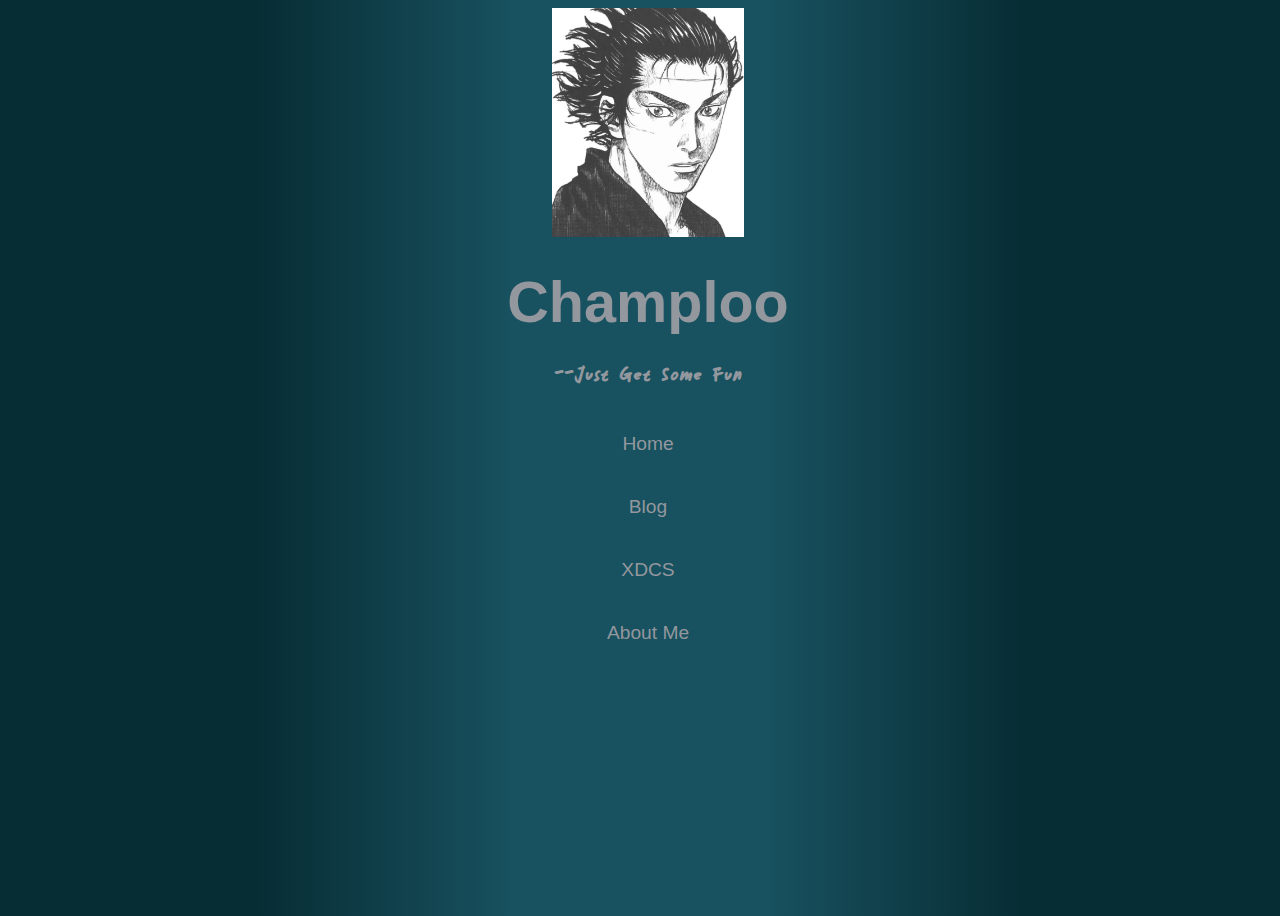
<file: index.html>
<!DOCTYPE html>
<html lang="en">
<head>
    <meta charset="UTF-8">
    <meta name="viewport" content="width=device-width, initial-scale=1.0">
    <link href="styles/style.css" rel="stylesheet">
    <title>Champloo</title>
</head>
<body>
    <main>
        <div class="mid">
            <head>
                <img src="img/head.jpg" class="headImg">
                <h1 ><span class="headH1">Champloo</span></h1>
                <h4><span class="headH4">--Just Get Some Fun</span></h4>
            </head>

            <ul>
                <li>
                    <a href="href/Home.html">Home</a>
                </li>
                <li>
                    <a href="href/Blog.html">Blog</a>
                </li>
                <li>
                    <a href="href/XDCS.html">XDCS</a>
                </li>
                <li>
                    <a href="href/AboutMe.html">About Me</a>
                </li>
            </ul>

        </div>
    </main>
</body>
</html>
</file>
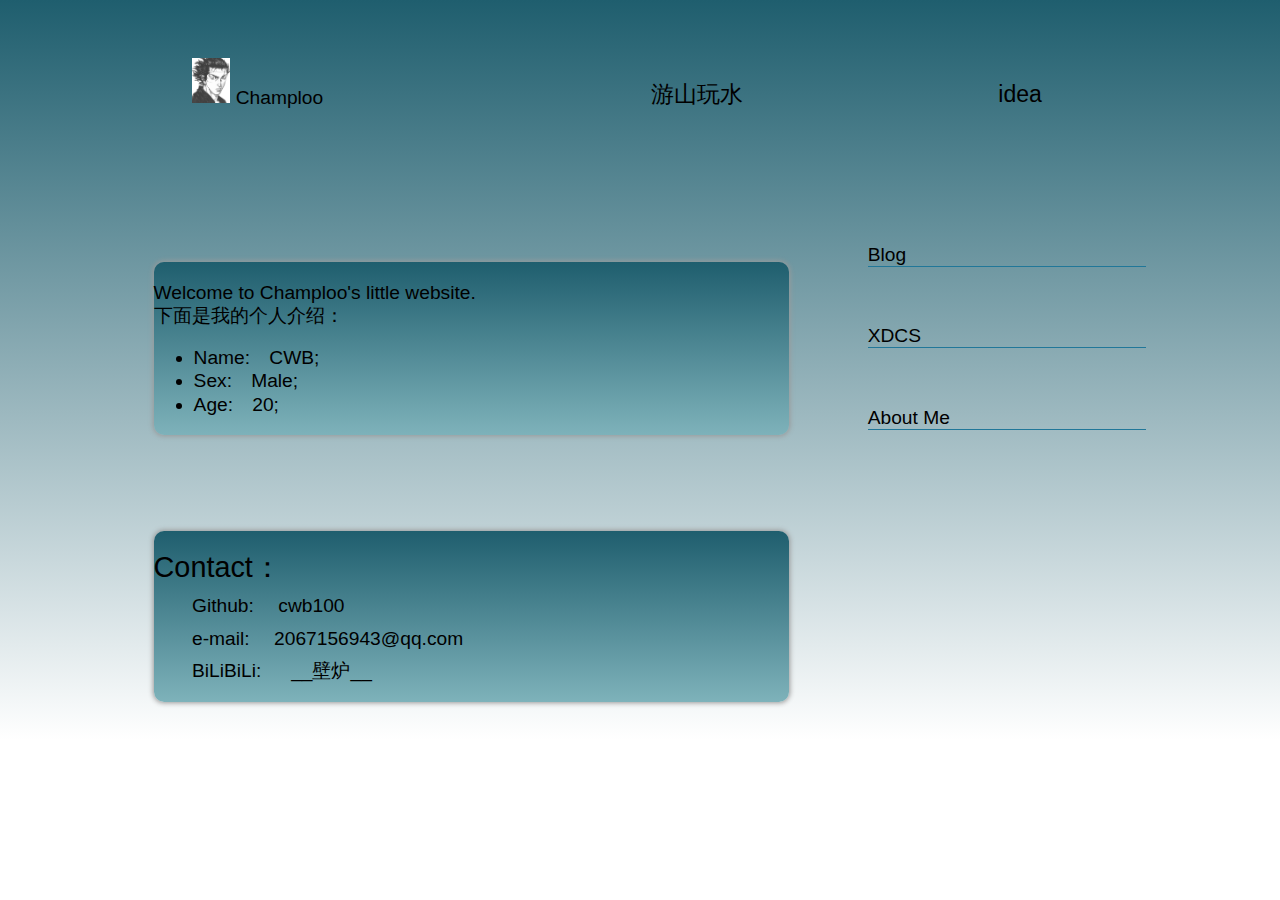
<file: href/AboutMe.html>
<!DOCTYPE html>
<html lang="en">
<head>
    <meta charset="UTF-8">
    <meta name="viewport" content="width=device-width, initial-scale=1.0">
    <title>Champloo-AboutMe</title>
    <link href="../styles/styleAbout.css" rel="stylesheet">
</head>
<body>
    <div class="card">
        <div class="cardHead">
            <div class="headNav">
                <img src="../img/head.jpg" alt="head" class="headImg"/>
                <a href="../index.html"><span>Champloo</span></a>
            </div>
            <div class="headNav">
                <a href="hrefAbout/travel.html"><span class="headText">游山玩水</span></a>
            </div>
            <div class="headNav">
                <a href="hrefAbout/idea.html"><span class="headText">idea</span></a>
            </div>
        </div>
    </div>

    <main class="mainCard">
        <div class="articleCard">
            <div class="textCard">
                <p>
                    Welcome to Champloo's little website.<br/>
                    下面是我的个人介绍：<br/>
                    <ul>
                        <li>
                            Name:&emsp;CWB;
                        </li>
                        <li>
                            Sex:&emsp;Male;
                        </li>
                        <li>
                            Age:&emsp;20;
                        </li>
                    </ul>
                </p>
            </div>

            <div class="textCard">
                <dl>
                    <dt>Contact：</dt>
                        <dd>Github: &emsp;<a href="https://github.com/cwb100">cwb100</a></dd>
                        <dd>e-mail: &emsp;2067156943@qq.com</dd>
                        <dd>BiLiBiLi: &emsp;<a href="https://space.bilibili.com/536261897?spm_id_from=333.1007.0.0">
                            __壁炉__</a></dd>
                    
                </dl>
            </div>
        </div>

        <aside class="asideCard">
            <ul>
                <li>
                    <a href="Blog.html">Blog</a>
                </li>
                <li>
                    <a href="XDCS.html">XDCS</a>
                </li>
                <li>
                    <a href="AboutMe.html">About Me</a>
                </li>
            </ul>
        </aside>
        
    </main>
</body>
</html>
</file>
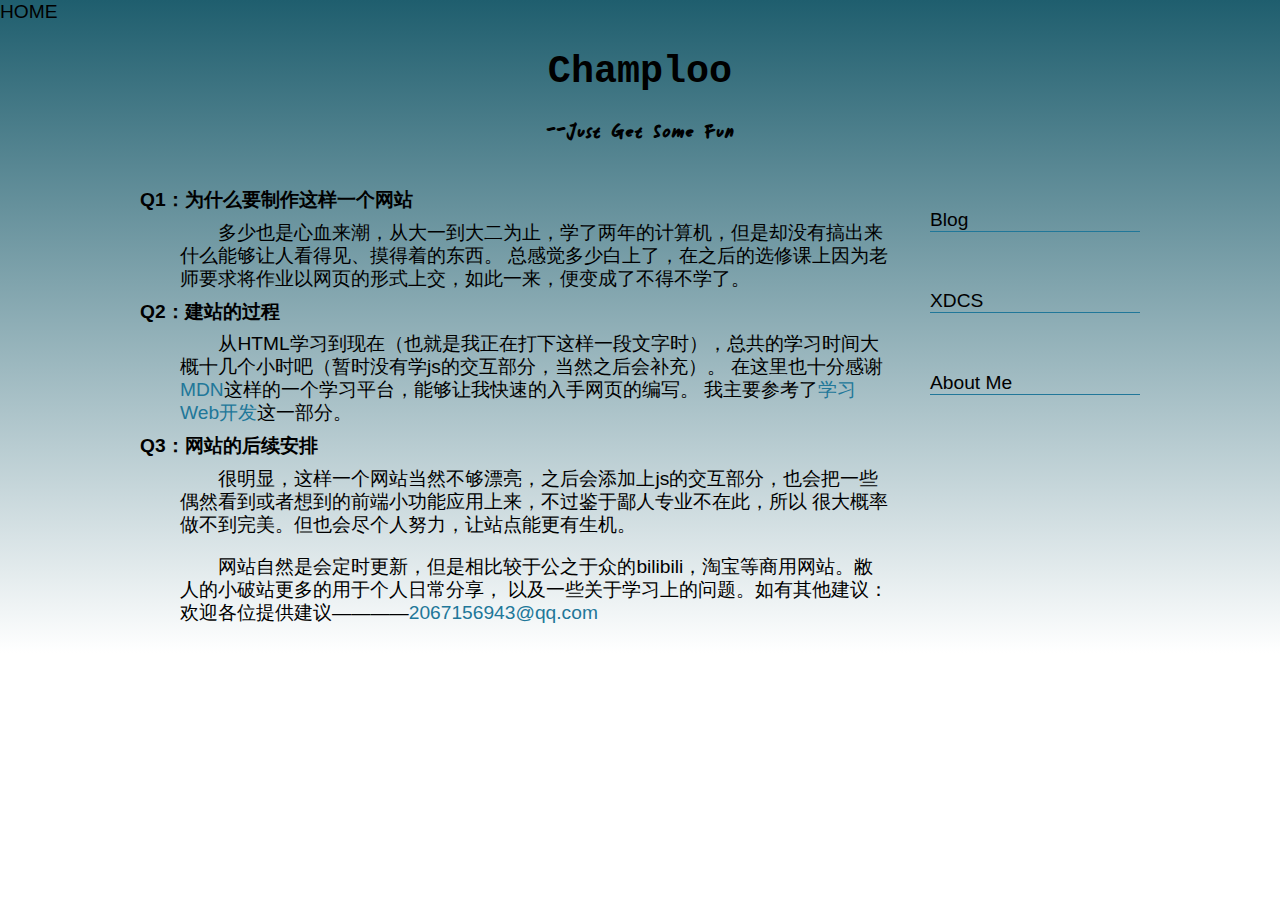
<file: href/Home.html>
<!DOCTYPE html>
<html lang="en">
<head>
    <meta charset="UTF-8">
    <meta name="viewport" content="width=device-width, initial-scale=1.0">
    <link href="../styles/styleHome.css" rel="stylesheet">
    <title>Champloo-Home</title>
</head>
<body>
    <head>
        <span class="home">HOME</span>
        <h1><a href="../index.html">Champloo</a></h1>
        <h4>--Just Get Some Fun</h4>
    </head>

    <main class="grid">
        <article>
            <dl>
                <dt><strong>Q1：为什么要制作这样一个网站</strong></dt>
                <dd>
                    多少也是心血来潮，从大一到大二为止，学了两年的计算机，但是却没有搞出来什么能够让人看得见、摸得着的东西。
                    总感觉多少白上了，在之后的选修课上因为老师要求将作业以网页的形式上交，如此一来，便变成了不得不学了。
                </dd>
                
                <dt><strong>Q2：建站的过程</strong></dt>
                <dd>
                    从HTML学习到现在（也就是我正在打下这样一段文字时），总共的学习时间大概十几个小时吧（暂时没有学js的交互部分，当然之后会补充）。
                    在这里也十分感谢<a href="https://developer.mozilla.org/zh-CN/" class="maina">MDN</a>这样的一个学习平台，能够让我快速的入手网页的编写。
                    我主要参考了<a href="https://developer.mozilla.org/zh-CN/docs/Learn" class="maina" target="_blank">学习Web开发</a>这一部分。
                </dd>
                <dt><strong>Q3：网站的后续安排</strong></dt>
                <dd>
                    很明显，这样一个网站当然不够漂亮，之后会添加上js的交互部分，也会把一些偶然看到或者想到的前端小功能应用上来，不过鉴于鄙人专业不在此，所以
                    很大概率做不到完美。但也会尽个人努力，让站点能更有生机。
                </dd>
                <dd>
                    网站自然是会定时更新，但是相比较于公之于众的bilibili，淘宝等商用网站。敝人的小破站更多的用于个人日常分享，
                    以及一些关于学习上的问题。如有其他建议：欢迎各位提供建议————<a href="mailto:support@xxx.com" class="maina">2067156943@qq.com</a>
                </dd>
            </dl>
        </article>

        <aside>
            <ul class="maina">
                <li>
                    <a href="Blog.html">Blog</a>
                </li>
                <li>
                    <a href="XDCS.html">XDCS</a>
                </li>
                <li>
                    <a href="AboutMe.html">About Me</a>
                </li>
            </ul>
        </aside>





    </main>

</body>
</html>
</file>
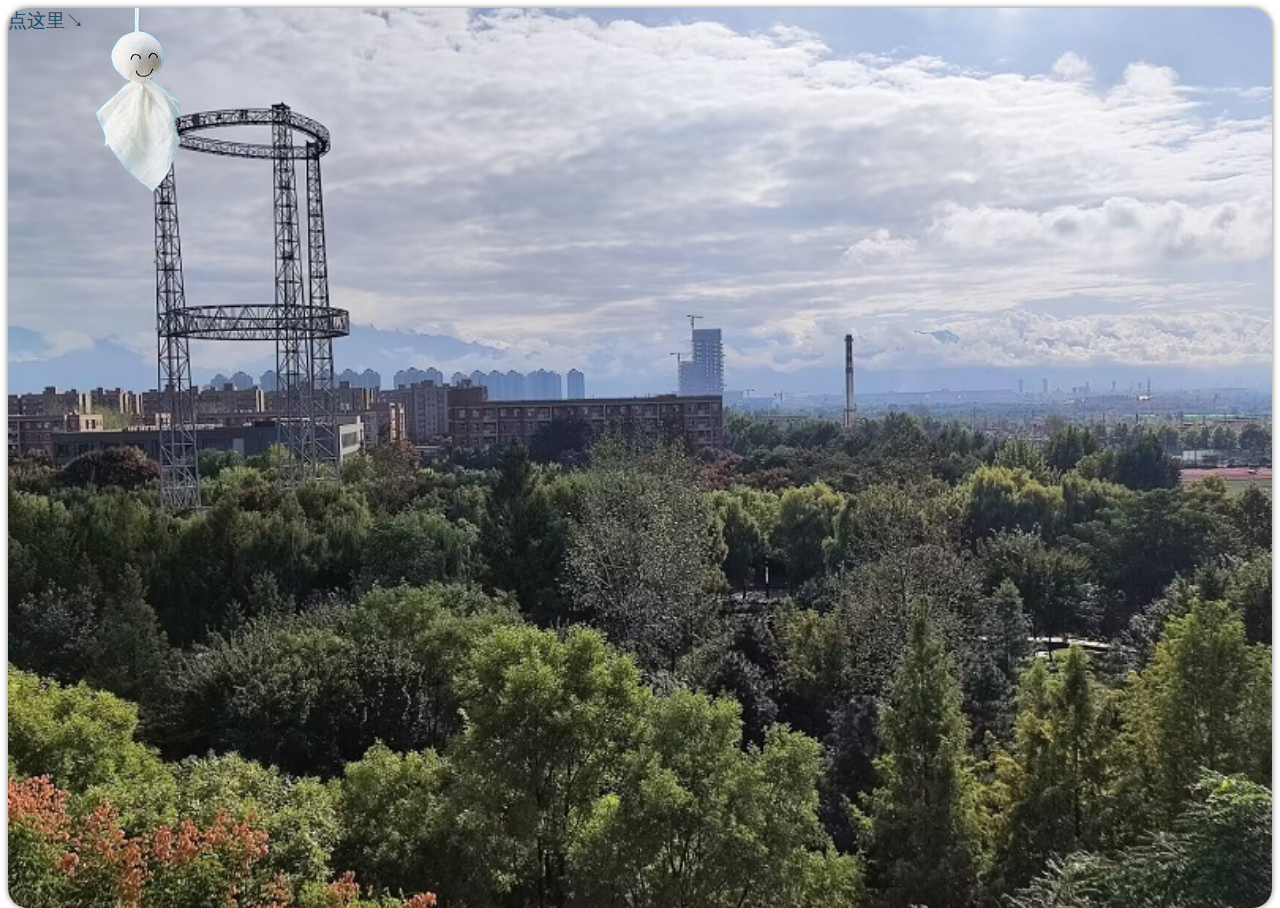
<file: href/XDCS.html>
<!DOCTYPE html>
<html lang="en">
<head>
    <meta charset="UTF-8">
    <meta name="viewport" content="width=device-width, initial-scale=1.0">
    <link href="../styles/styleXDCSTop.css" rel="stylesheet">
    <title>Champloo-XDCS</title>
</head>
<script>
    function openNav() {
      document.getElementById("myNav").style.height = "100%";
    }
    
    function closeNav() {
      document.getElementById("myNav").style.height = "0%";
    }
</script>
<body>
    <div class="bg">
        <div id="myNav" class="overlay">
            <a href="javascript:void(0)" class="closebtn" onclick="closeNav()">&times;</a>
            <div class="overlay-content">
              <a href="hrefXDCS/brief.html">概要</a>
              <a href="hrefXDCS/VD.html">数据可视化</a>
              <a href="hrefXDCS/CV.html">计算机视觉</a>
              <a href="hrefXDCS/alg.html">算法分析与设计</a>
            </div>
        </div>
        <div class="entry" onclick="openNav()">
          <img
            src="../img/doll.png"
            alt="Entry" />
          <span>点这里&#8600;</span>
        </div>
    </div>
</body>
</html>
</file>
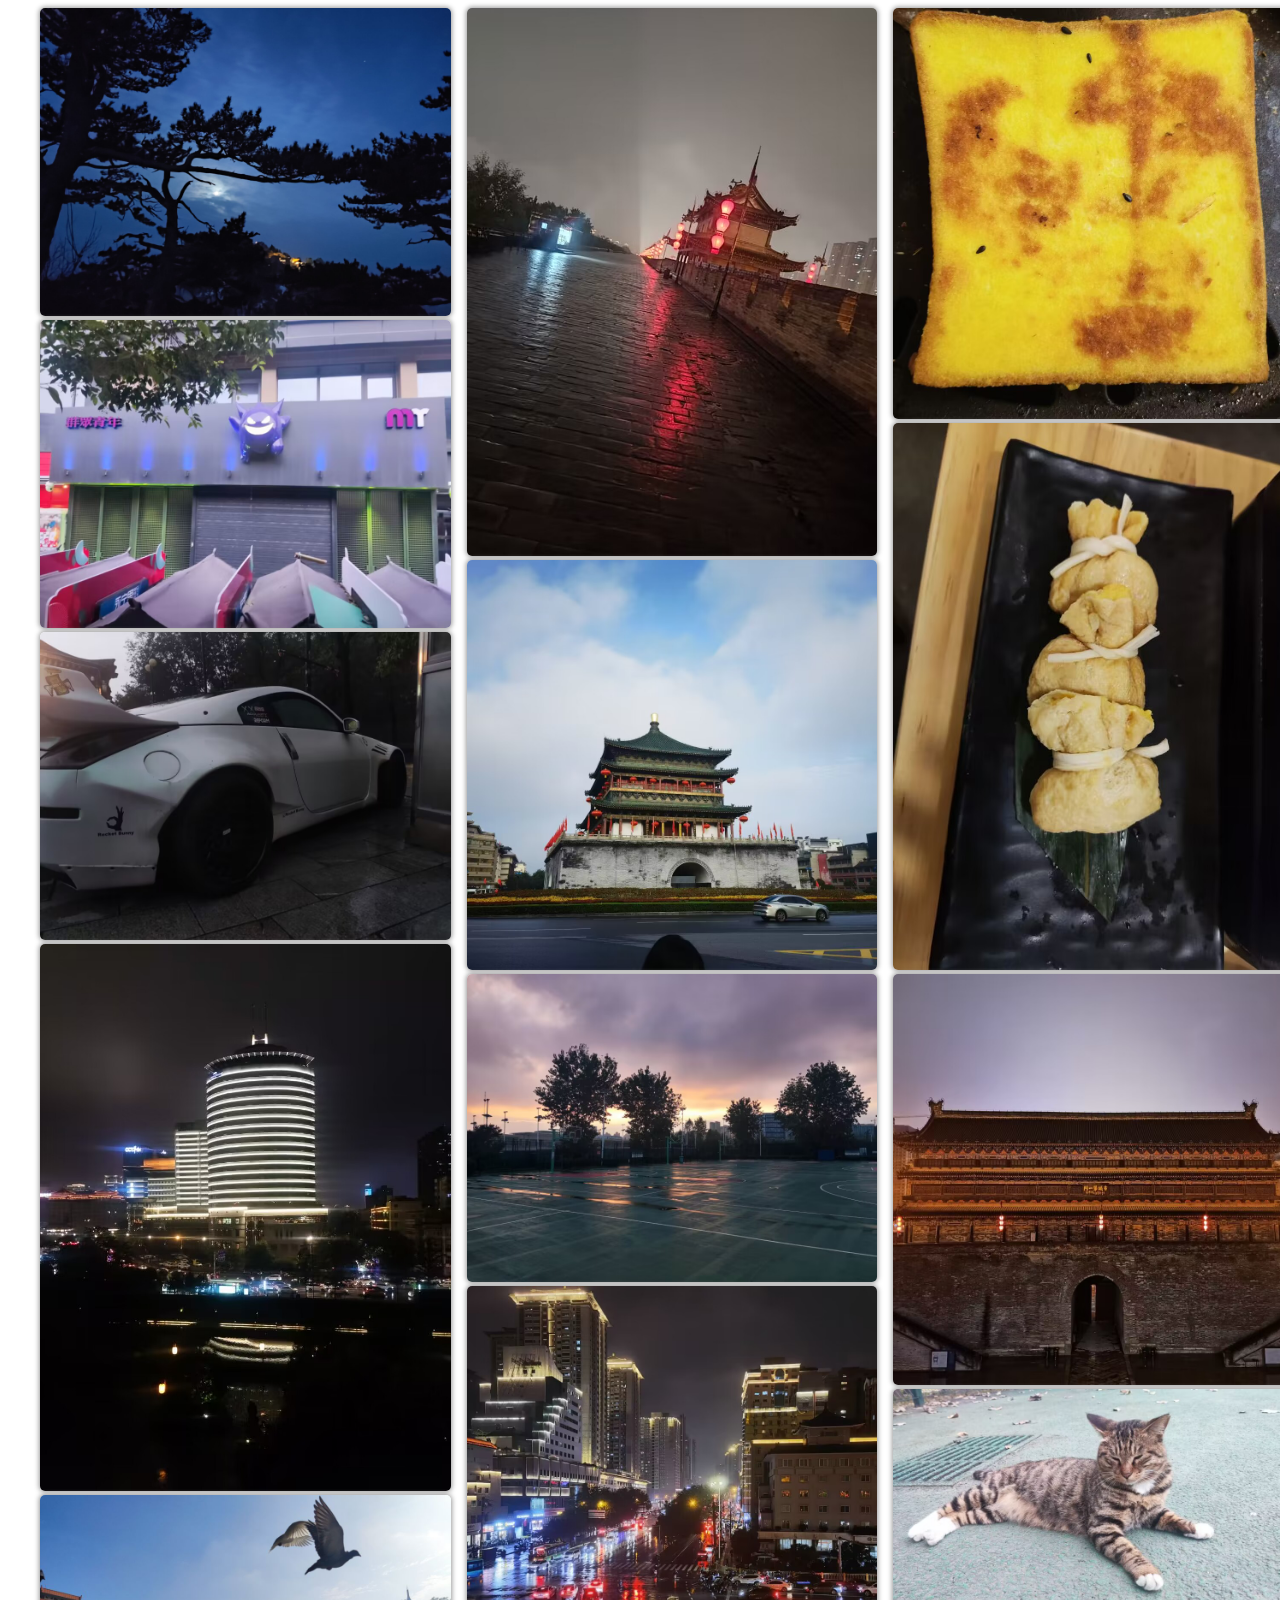
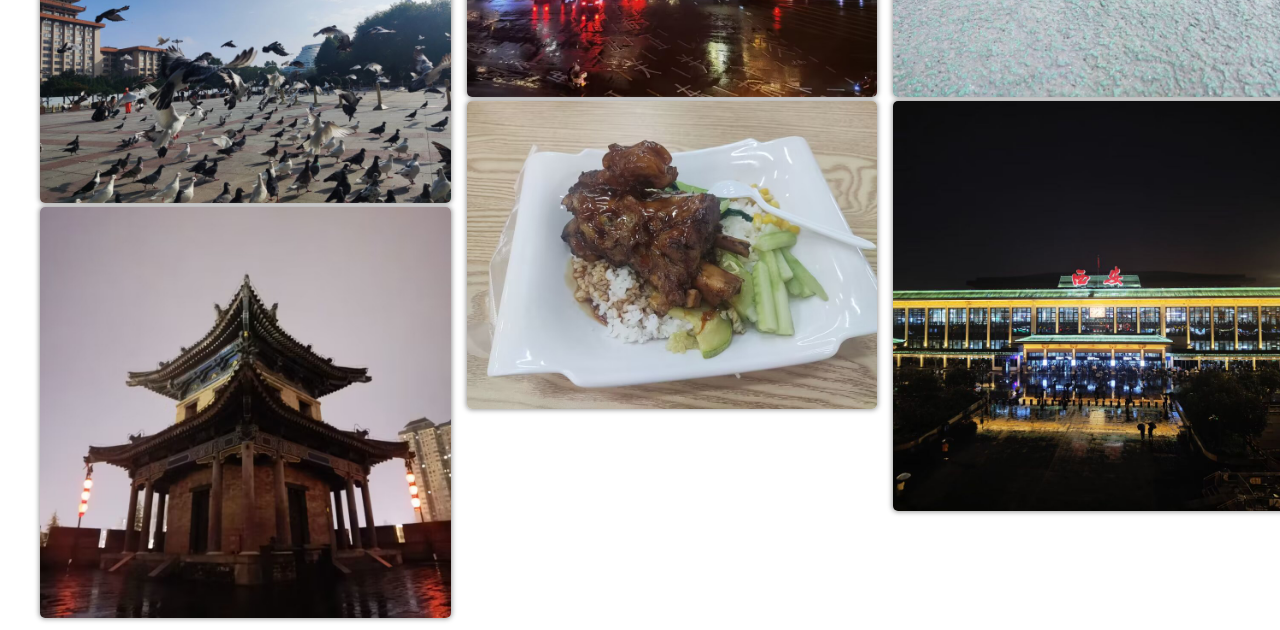
<file: href/hrefAbout/travel.html>
<!DOCTYPE html>
<html lang="en">
<head>
    <meta charset="UTF-8">
    <meta name="viewport" content="width=device-width, initial-scale=1.0">
    <title>travel</title>
</head>
<style>
.grid{
    width: 100%;
    display: grid;
    grid-template-columns: 1fr 1fr 1fr;
    gap: 1em;
}

.column{
    width: 100%;
}

.column img{
    width: 100%;
    border-radius: 5px;
    box-shadow: 0 0 5px 1px #999;
    margin: 0em 2em 0em 2em;
}
</style>

<script>
    let col = document.getElementsByClassName("column");
    var i,j;
    for(i = 0;i < col.length;i++){
        var im = col[i];
        for(j = 0;j < im.length;j++){
            im[j].style.width = col[i].clientWidth;
        }
    }
</script>
<body>
    <div class="grid">
        <div class="column">
            <img src="../../img/imgTravel/6.jpg" />
            <img src="../../img/imgTravel/5.jpg" />
            <img src="../../img/imgTravel/4.jpg" />
            <img src="../../img/imgTravel/3.jpg" />
            <img src="../../img/imgTravel/2.jpg" />
            <img src="../../img/imgTravel/15.jpg"/>
        </div>
        <div class="column">
            <img src="../../img/imgTravel/1.jpg" />
            <img src="../../img/imgTravel/7.jpg"/>
            <img src="../../img/imgTravel/8.jpg"/>
            <img src="../../img/imgTravel/9.jpg"/>
            <img src="../../img/imgTravel/10.jpg"/>
        </div>
        <div class="column">
            <img src="../../img/imgTravel/11.jpg" />
            <img src="../../img/imgTravel/12.jpg"/>
            <img src="../../img/imgTravel/13.jpg"/>
            <img src="../../img/imgTravel/14.jpg"/>
            <img src="../../img/imgTravel/16.jpg"/>
        </div>
    </div>    
</body>
</html>
</file>
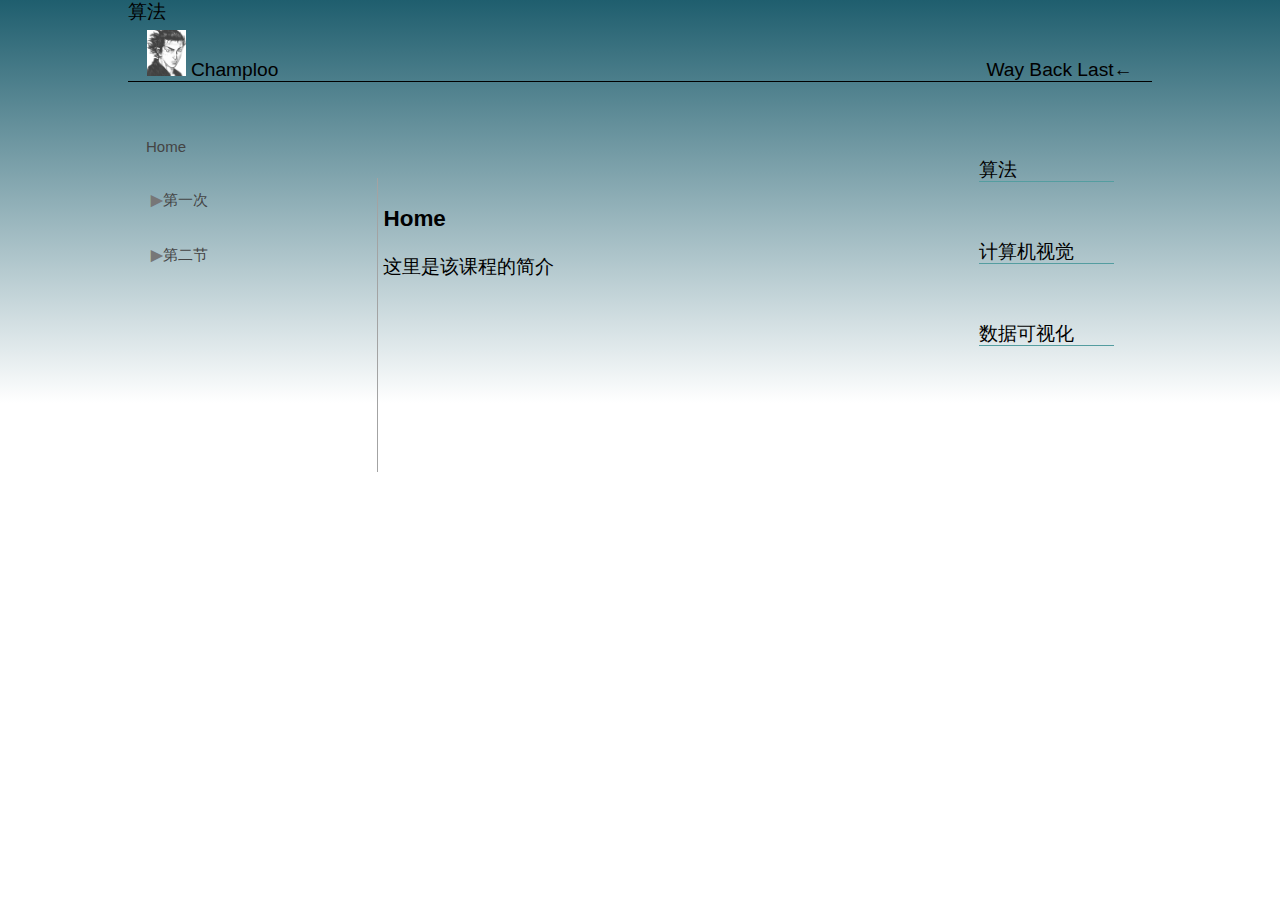
<file: href/hrefXDCS/alg.html>
<!DOCTYPE html>
<html lang="en">
<head>
    <meta charset="UTF-8">
    <meta name="viewport" content="width=device-width, initial-scale=1.0">
    <link href="../../styles/styleXDCSBase.css" rel="stylesheet">
    <script type="text/javascript" src="../../scripts/XDCSBase.js" async></script>
    <title>CV</title>
</head>
<body>
    算法
    <div class="card">
        <div class="cardHead">
            <div class="headNavLeft">
                <img src="../../img/head.jpg" alt="head" class="headImg"/>
                <a href="../../index.html"><span>Champloo</span></a>
            </div>
            <div class="headNavRight">
                <a href="../XDCS.html"><span class="headText">Way Back Last&#8592;</span></a>
            </div>
        </div>
    </div>

    <div class="grid">
        <div id="menu1">
            <button class="home tablinks" id="defaultOpen" onclick="openCity(event, 'Home')">Home</button>
            <button class="accordion">第一次</button>
            <div class="panel">
                <div class="tab">
                    <button class="tablinks" onclick="openCity(event, 'task1section1')">task1section1</button>
                    <button class="tablinks" onclick="openCity(event, 'task1section2')">task1section2</button>
                    <button class="tablinks" onclick="openCity(event, 'task1section3')">task1section3</button>
                </div>
            </div>
            <button class="accordion">第二节</button>
            <div class="panel">
                <div class="tab">
                    <div><button class="tablinks" onclick="openCity(event, 'task2section1')">task2section1</button></div>
                    <div><button class="tablinks" onclick="openCity(event, 'task2section2')">task2section2</button></div>
                    <div><button class="tablinks" onclick="openCity(event, 'task2section3')">task2section3</button></div>
                </div>
            </div>
        </div>
        <div>
            <div id="Home" class="tabcontent">
                <h3>Home</h3>
                <p>这里是该课程的简介</p>
            </div>
            <div id="task1section1" class="tabcontent">
                <h3>第一次作业</h3>
                <p>分块1</p>
              </div>
              
              <div id="task1section2" class="tabcontent">
                <h3>第一次作业</h3>
                <p>分块2</p> 
              </div>
              
              <div id="task1section3" class="tabcontent">
                <h3>第一次作业</h3>
                <p>分块3</p>
              </div>
              <div id="task2section1" class="tabcontent">
                <h3>第二次作业</h3>
                <p>分块1</p>
              </div>
              <div id="task2section2" class="tabcontent">
                <h3>第二次作业</h3>
                <p>分块2</p>
              </div>
              <div id="task2section3" class="tabcontent">
                <h3>第二次作业</h3>
                <p>分块3</p>
              </div>
        </div>
        <div id="menu2">
            <aside class="asideCard">
                <ul>
                    <li>
                        <a href="alg.html">算法</a>
                    </li>
                    <li>
                        <a href="CV.html">计算机视觉</a>
                    </li>
                    <li>
                        <a href="VD.html">数据可视化</a>
                    </li>
                </ul>
            </aside>
        </div>
    </div>
</body>
</html>
</file>
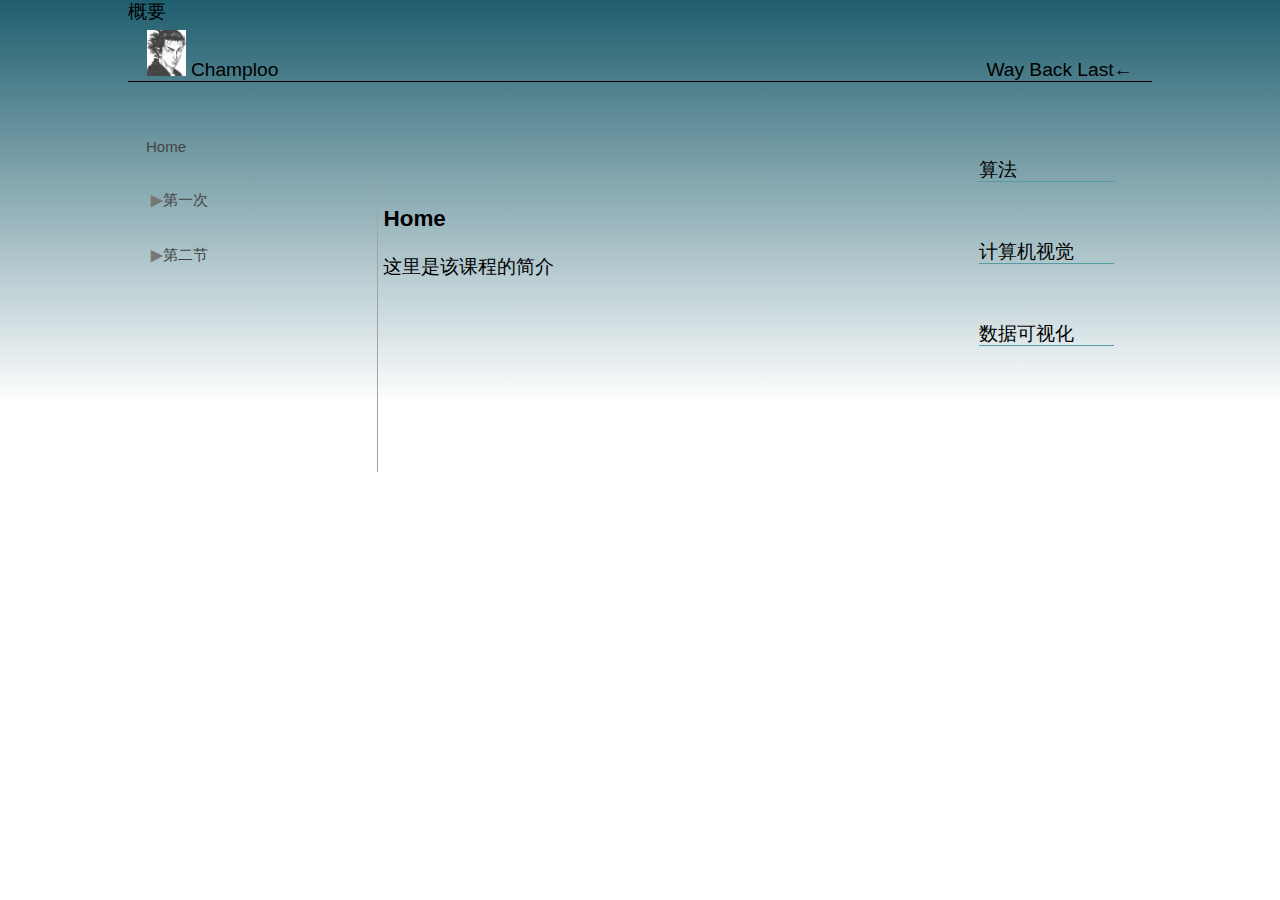
<file: href/hrefXDCS/brief.html>
<!DOCTYPE html>
<html lang="en">
<head>
    <meta charset="UTF-8">
    <meta name="viewport" content="width=device-width, initial-scale=1.0">
    <link href="../../styles/styleXDCSBase.css" rel="stylesheet">
    <script type="text/javascript" src="../../scripts/XDCSBase.js" async></script>
    <title>brief</title>
</head>
<body>
    概要
    <div class="card">
        <div class="cardHead">
            <div class="headNavLeft">
                <img src="../../img/head.jpg" alt="head" class="headImg"/>
                <a href="../../index.html"><span>Champloo</span></a>
            </div>
            <div class="headNavRight">
                <a href="../XDCS.html"><span class="headText">Way Back Last&#8592;</span></a>
            </div>
        </div>
    </div>

    <div class="grid">
        <div id="menu1">
            <button class="home tablinks" id="defaultOpen" onclick="openCity(event, 'Home')">Home</button>
            <button class="accordion">第一次</button>
            <div class="panel">
                <div class="tab">
                    <button class="tablinks" onclick="openCity(event, 'task1section1')">task1section1</button>
                    <button class="tablinks" onclick="openCity(event, 'task1section2')">task1section2</button>
                    <button class="tablinks" onclick="openCity(event, 'task1section3')">task1section3</button>
                </div>
            </div>
            <button class="accordion">第二节</button>
            <div class="panel">
                <div class="tab">
                    <div><button class="tablinks" onclick="openCity(event, 'task2section1')">task2section1</button></div>
                    <div><button class="tablinks" onclick="openCity(event, 'task2section2')">task2section2</button></div>
                    <div><button class="tablinks" onclick="openCity(event, 'task2section3')">task2section3</button></div>
                </div>
            </div>
        </div>
        <div>
            <div id="Home" class="tabcontent">
                <h3>Home</h3>
                <p>这里是该课程的简介</p>
            </div>
            <div id="task1section1" class="tabcontent">
                <h3>第一次作业</h3>
                <p>分块1</p>
              </div>
              
              <div id="task1section2" class="tabcontent">
                <h3>第一次作业</h3>
                <p>分块2</p> 
              </div>
              
              <div id="task1section3" class="tabcontent">
                <h3>第一次作业</h3>
                <p>分块3</p>
              </div>
              <div id="task2section1" class="tabcontent">
                <h3>第二次作业</h3>
                <p>分块1</p>
              </div>
              <div id="task2section2" class="tabcontent">
                <h3>第二次作业</h3>
                <p>分块2</p>
              </div>
              <div id="task2section3" class="tabcontent">
                <h3>第二次作业</h3>
                <p>分块3</p>
              </div>
        </div>
        <div id="menu2">
            <aside class="asideCard">
                <ul>
                    <li>
                        <a href="alg.html">算法</a>
                    </li>
                    <li>
                        <a href="CV.html">计算机视觉</a>
                    </li>
                    <li>
                        <a href="VD.html">数据可视化</a>
                    </li>
                </ul>
            </aside>
        </div>
    </div>
</body>
</html>
</file>
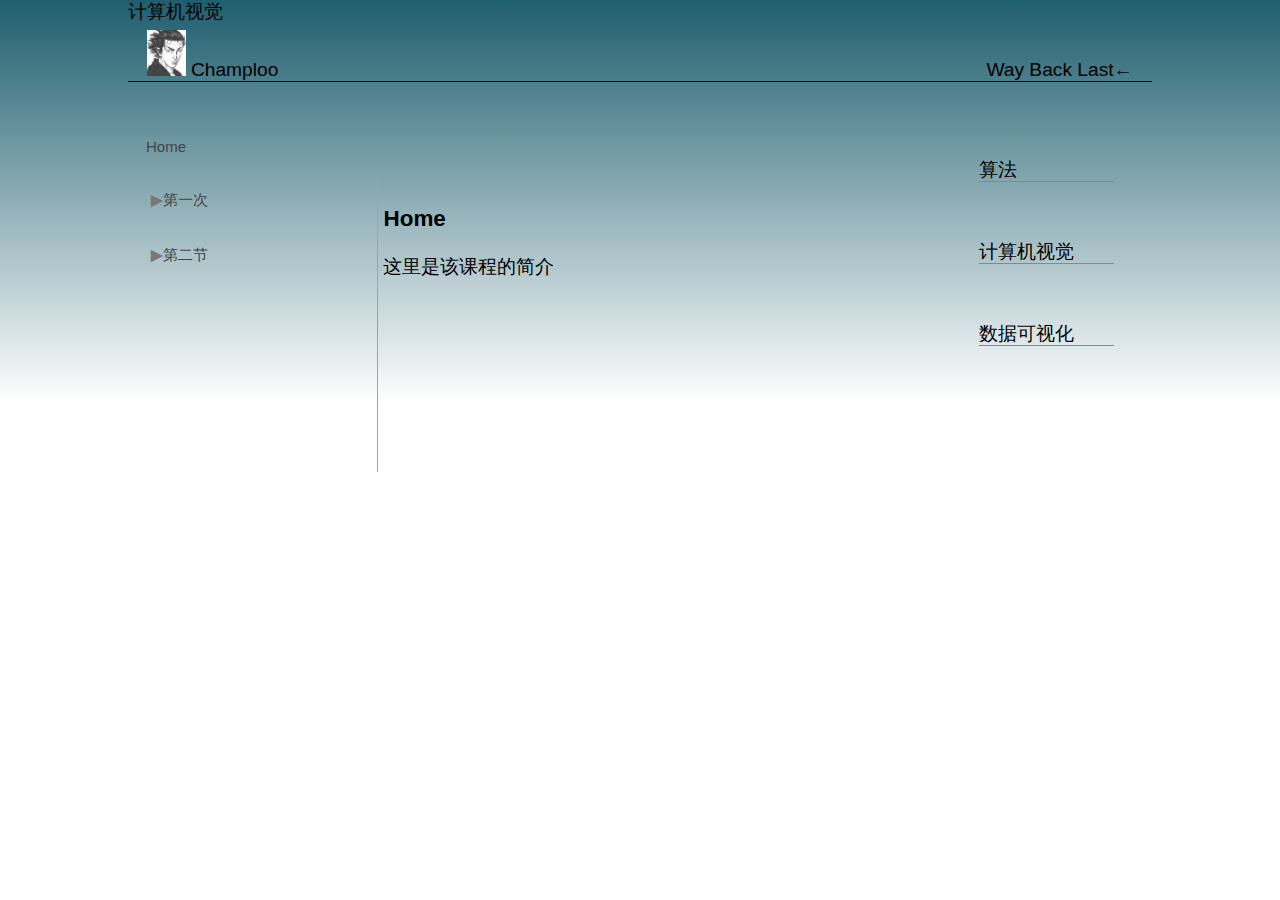
<file: href/hrefXDCS/CV.html>
<!DOCTYPE html>
<html lang="en">
<head>
    <meta charset="UTF-8">
    <meta name="viewport" content="width=device-width, initial-scale=1.0">
    <link href="../../styles/styleXDCSBase.css" rel="stylesheet">
    <script type="text/javascript" src="../../scripts/XDCSBase.js" async></script>
    <title>CV</title>
</head>
<body>
    计算机视觉
    <div class="card">
        <div class="cardHead">
            <div class="headNavLeft">
                <img src="../../img/head.jpg" alt="head" class="headImg"/>
                <a href="../../index.html"><span>Champloo</span></a>
            </div>
            <div class="headNavRight">
                <a href="../XDCS.html"><span class="headText">Way Back Last&#8592;</span></a>
            </div>
        </div>
    </div>

    <div class="grid">
        <div id="menu1">
            <button class="home tablinks" id="defaultOpen" onclick="openCity(event, 'Home')">Home</button>
            <button class="accordion">第一次</button>
            <div class="panel">
                <div class="tab">
                    <button class="tablinks" onclick="openCity(event, 'task1section1')">task1section1</button>
                    <button class="tablinks" onclick="openCity(event, 'task1section2')">task1section2</button>
                    <button class="tablinks" onclick="openCity(event, 'task1section3')">task1section3</button>
                </div>
            </div>
            <button class="accordion">第二节</button>
            <div class="panel">
                <div class="tab">
                    <div><button class="tablinks" onclick="openCity(event, 'task2section1')">task2section1</button></div>
                    <div><button class="tablinks" onclick="openCity(event, 'task2section2')">task2section2</button></div>
                    <div><button class="tablinks" onclick="openCity(event, 'task2section3')">task2section3</button></div>
                </div>
            </div>
        </div>
        <div>
            <div id="Home" class="tabcontent">
                <h3>Home</h3>
                <p>这里是该课程的简介</p>
            </div>
            <div id="task1section1" class="tabcontent">
                <h3>第一次作业</h3>
                <p>分块1</p>
              </div>
              
              <div id="task1section2" class="tabcontent">
                <h3>第一次作业</h3>
                <p>分块2</p> 
              </div>
              
              <div id="task1section3" class="tabcontent">
                <h3>第一次作业</h3>
                <p>分块3</p>
              </div>
              <div id="task2section1" class="tabcontent">
                <h3>第二次作业</h3>
                <p>分块1</p>
              </div>
              <div id="task2section2" class="tabcontent">
                <h3>第二次作业</h3>
                <p>分块2</p>
              </div>
              <div id="task2section3" class="tabcontent">
                <h3>第二次作业</h3>
                <p>分块3</p>
              </div>
        </div>
        <div id="menu2">
            <aside class="asideCard">
                <ul>
                    <li>
                        <a href="alg.html">算法</a>
                    </li>
                    <li>
                        <a href="CV.html">计算机视觉</a>
                    </li>
                    <li>
                        <a href="VD.html">数据可视化</a>
                    </li>
                </ul>
            </aside>
        </div>
    </div>
</body>
</html>
</file>
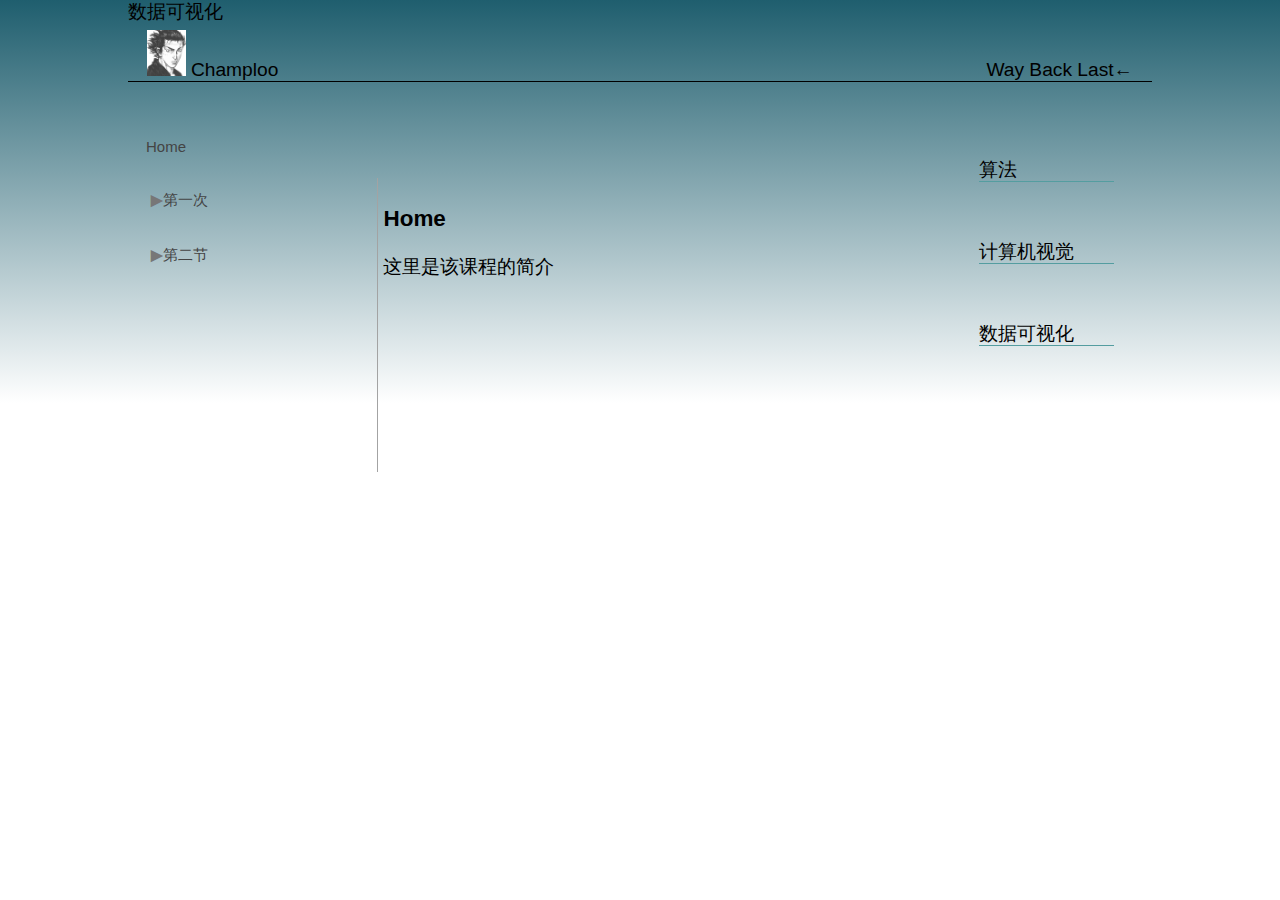
<file: href/hrefXDCS/VD.html>
<!DOCTYPE html>
<html lang="en">
<head>
    <meta charset="UTF-8">
    <meta name="viewport" content="width=device-width, initial-scale=1.0">
    <link href="../../styles/styleXDCSBase.css" rel="stylesheet">
    <script type="text/javascript" src="../../scripts/XDCSBase.js" async></script>
    <title>VD</title>
</head>
<body>
    数据可视化
    <div class="card">
        <div class="cardHead">
            <div class="headNavLeft">
                <img src="../../img/head.jpg" alt="head" class="headImg"/>
                <a href="../../index.html"><span>Champloo</span></a>
            </div>
            <div class="headNavRight">
                <a href="../XDCS.html"><span class="headText">Way Back Last&#8592;</span></a>
            </div>
        </div>
    </div>

    <div class="grid">
        <div id="menu1">
            <button class="home tablinks" id="defaultOpen" onclick="openCity(event, 'Home')">Home</button>
            <button class="accordion">第一次</button>
            <div class="panel">
                <div class="tab">
                    <button class="tablinks" onclick="openCity(event, 'task1section1')">task1section1</button>
                    <button class="tablinks" onclick="openCity(event, 'task1section2')">task1section2</button>
                    <button class="tablinks" onclick="openCity(event, 'task1section3')">task1section3</button>
                </div>
            </div>
            <button class="accordion">第二节</button>
            <div class="panel">
                <div class="tab">
                    <div><button class="tablinks" onclick="openCity(event, 'task2section1')">task2section1</button></div>
                    <div><button class="tablinks" onclick="openCity(event, 'task2section2')">task2section2</button></div>
                    <div><button class="tablinks" onclick="openCity(event, 'task2section3')">task2section3</button></div>
                </div>
            </div>
        </div>
        <div>
            <div id="Home" class="tabcontent">
                <h3>Home</h3>
                <p>这里是该课程的简介</p>
            </div>
            <div id="task1section1" class="tabcontent">
                <h3>第一次作业</h3>
                <p>分块1</p>
              </div>
              
              <div id="task1section2" class="tabcontent">
                <h3>第一次作业</h3>
                <p>分块2</p> 
              </div>
              
              <div id="task1section3" class="tabcontent">
                <h3>第一次作业</h3>
                <p>分块3</p>
              </div>
              <div id="task2section1" class="tabcontent">
                <h3>第二次作业</h3>
                <p>分块1</p>
              </div>
              <div id="task2section2" class="tabcontent">
                <h3>第二次作业</h3>
                <p>分块2</p>
              </div>
              <div id="task2section3" class="tabcontent">
                <h3>第二次作业</h3>
                <p>分块3</p>
              </div>
        </div>
        <div id="menu2">
            <aside class="asideCard">
                <ul>
                    <li>
                        <a href="alg.html">算法</a>
                    </li>
                    <li>
                        <a href="CV.html">计算机视觉</a>
                    </li>
                    <li>
                        <a href="VD.html">数据可视化</a>
                    </li>
                </ul>
            </aside>
        </div>
    </div>
</body>
</html>
</file>
<file: styles/style.css>
body {
    background: rgb(7,45,52);
    background: linear-gradient(90deg, rgba(7,45,52,1) 20%, rgba(24,81,95,1) 40%, rgba(24,81,95,1) 60%, rgba(7,45,52,1) 80%);
    font: 1.2em / 1.2 Arial, Helvetica, sans-serif;
}

@font-face{
    font-family: 'homeHead';
    src:url(../font/homeHead.otf);
}

.mid {
    position: relative;
    width: 100vw;
    height: 100vh;
    color: #93979e;
    text-align: center;
    transition: width .5s ease,height .5s ease;
}

.headImg{
    width: 10em;
}

.headH1{
    font-size: 1.5em;
}

.headH4{
    font-family:'homeHead'
}

.mid ul li{
    padding: 20px;
    list-style: none;
    transform: translateX(-20px);
}

li a{
    text-decoration: none;
    color: #93979e;
}

a:hover{
    color: white;
}

a:active{
    color:black;
}
</file>
<file: styles/styleAbout.css>
body {
    background: rgb(255,255,255);
    background: linear-gradient(0deg, rgba(255,255,255,1) 0%, rgba(31,94,110,1) 100%);
    background-repeat: no-repeat;
    margin: 0;
    padding: 0;
    font: 1.2em / 1.2 Arial, Helvetica, sans-serif;
}

.card{
    margin: 1.5em 10em 0 10em;
}

.cardHead{
    display: grid;
    margin-left: 0;
    margin-top: 0;
    padding-top: 1.5em;
    grid-template-columns: 1fr 1fr 1fr;
}

.headImg{
    width: 2em;
}

.headText{
    font-size: 1.2em;
    position: absolute;
    bottom: 0;
    right: 2em;
}

.headNav{
    position: relative;
}

a{
    color: black;
    text-decoration: none;
}

a:hover{
    color: white;
}

a:active{
    color: black;
}


.mainCard{
    margin: 5em 7em 0 7em;
    display: grid;
    grid-template-columns: 2fr 1fr;
}

.articleCard{
    display: flex;
    flex-direction: column;
}

.textCard{
    background: rgb(126,178,186);
    background: linear-gradient(0deg, rgba(126,178,186,1) 0%, rgba(31,94,110,1) 100%);
    box-shadow: 0 0 5px 1px #999;
    margin: 3em 1em 2em 1em;
    border-radius: 10px;
}

.asideCard{
    margin-left: 1em;
}

aside ul{
    list-style: none;
}

aside ul li{
    border-bottom: 1px solid rgb(33, 119, 153);
    margin: 2em 0em 3em 0em;
}

dd{
    margin: .5em;
    margin-left: 2em;
}

dt{
    font-size: 1.5em;
}
</file>
<file: styles/styleHome.css>
body {
    background: rgb(255,255,255);
    background: linear-gradient(0deg, rgba(255,255,255,1) 0%, rgba(31,94,110,1) 100%);
    background-repeat: no-repeat;
    margin: 0;
    font: 1.2em / 1.2 Arial, Helvetica, sans-serif;
}

@font-face{
    font-family: 'homeHead';
    src:url(../font/homeHead.otf);
}

.home{
    text-align: left;
    font-size: 1em;
    font-family: 'Franklin Gothic Medium', 'Arial Narrow', Arial, sans-serif;
}

h1{
    text-align: center;
    font-family: 'Courier New', Courier, monospace;
}

h4{
    text-align: center;
    font-family: 'homeHead';
}

a{
    text-decoration: none;
    color: black;
}

.maina{
    color:rgb(33, 119, 153);
}

a:hover{
    color: white;
}

a:active{
    color:black;
}

.grid {
    margin: 0 auto;
    padding: 0 20px;
    max-width: 1000px;
    display: grid;
    grid-template-columns: 3fr 1fr;
}

dd{
    padding-top: .5em;
    padding-bottom: .5em;
    text-indent: 2em;
}

ul{
    list-style: none;
}

ul li{
    border-bottom: 1px solid rgb(33, 119, 153);
    margin: 2em 0em 3em 0em;
}
</file>
<file: styles/styleXDCSTop.css>
body,html{
    height: 100%;
}

.bg {
    background-image: url("../img/xd.jpg");

    height: 100%;
    border-radius: 20px;
    box-shadow: 0 0 5px 1px #999;
    background-position: center;
    background-repeat: no-repeat;
    background-size: cover;

}

.overlay {
    height: 0%;
    width: 100%;
    position: fixed;
    z-index: 1;
    top: 0;
    left: 0;
    background-color: rgb(0,0,0);
    background-color: rgba(0,0,0, 0.9);
    overflow-y: hidden;
    transition: 0.5s;
}

.overlay-content {
    position: relative;
    top: 25%;
    width: 100%;
    text-align: center;
    margin-top: 30px;
    line-height: 6em;
}

.overlay a {
    padding: 8px;
    text-decoration: none;
    font-size: 36px;
    color: #818181;
    display: block;
    transition: 0.3s;
}

.overlay a:hover, .overlay a:focus {
    color: #f1f1f1;
}

.overlay .closebtn {
    position: absolute;
    top: 20px;
    right: 45px;
    font-size: 60px;
}

.entry{
    position: relative;
    cursor: pointer;
}

.entry span{
    color: rgb(31, 76, 105);
    font-size:1.2em;
    position:absolute;
    top: 0;
    left: 0;
}


@media screen and (max-height: 450px) {
    .overlay {overflow-y: auto;}
    .overlay a {font-size: 20px}
    .overlay .closebtn {
        font-size: 40px;
        top: 15px;
        right: 35px;
    }
}
</file>
<file: styles/styleXDCSBase.css>
html{
  width: 100%;
}


body {
    background: rgb(255,255,255);
    background: linear-gradient(0deg, rgba(255,255,255,1) 0%, rgba(31,94,110,1) 100%);
    background-repeat: no-repeat;
    margin: 0px 10vw 0px 10vw; 
    padding: 0;
    font: 1.2em / 1.2 Arial, Helvetica, sans-serif;
}

.card{
    margin-top: 1.5em;
    border-bottom: 1px solid black;
}

.cardHead{
    position: relative;
    display: grid;
    margin-left: 0;
    margin-top: 0;
    padding-top: 1.5em;
    grid-template-columns: minmax(auto, auto) minmax(auto, auto);
}

.headImg{
    width: 2em;
}

.headText{
    font-size: 1em;
    
}

.headNavLeft{
  position: absolute;
  bottom: 0;
  left: 1em;
}

.headNavRight{
  position: absolute;
  bottom: 0;
  right: 1em;
}

a{
    color: black;
    text-decoration: none;
}

a:hover{
    color: white;
}

a:active{
    color: black;
}

.asideCard{
    margin-left: 1em;
}

aside ul{
    list-style: none;
}

aside ul li{  
  border-bottom: 1px solid #549da0;
  margin: 2em 0em 3em 0em;
}

.grid{
    margin: 2em 2em 0em 0em;
    display: grid;
    grid-template-columns: minmax(auto, auto) 3fr 1fr;
}


/*************内部多界面*******************/


/* 标签样式 */
.tab {
  background-color: rgba(255, 255, 255, 0);
  margin-left: 1em;
  margin-right: 1em;
  float: left;
  border-bottom: none;
  height: 100%;
}

/* 为选项卡内的按钮设置样式 */
.tab button {
  display: block;
  background-color: inherit;
  color: black;
  padding: 22px 16px;
  width: 100%;
  border: none;
  outline: none;
  text-align: left;
  cursor: pointer;
  transition: 0.3s;
  font-size: 17px;
}

/* 悬停时改变按钮的背景颜色 */
.tab button:hover {
  background-color: #619199;
}

/* 创建一个活动的/当前的“标签按钮”类 */
.tab button.active {
  background-color: #549da0;
}

/* 标签内容的样式 */
.tabcontent {
  margin: 3em 0em 0em 2em;
  float: left;
  padding: .3em;
  height: 100%;
  width: 100%;
  border-left: 1px solid #a3a3a3;
}


/***************手风琴侧边栏*******************/


.home{
    color: #444;
    background-color: rgba(255, 255, 255, 0);
    cursor: pointer;
    padding: 18px;
    width: 100%;
    text-align: left;
    padding-left: 18px;
    border: none;
    outline: none;
    font-size: 15px;
}

.accordion {
    color: #444;
    background-color: rgba(255, 255, 255, 0);
    cursor: pointer;
    padding: 18px;
    width: 100%;
    text-align: left;
    padding-left: 18px;
    border: none;
    outline: none;
    font-size: 15px;
    transition: 0.4s;
  }
  
  
  .accordion::before {
    content: '\25B6';
    color: #777;
    font-weight: bold;
    margin-left: 5px;
  }
  
  .activeFirst::before {
    content: "\25BC";
  }
  
  .panel {
    padding: 0 18px;
    background-color: rgba(255, 255, 255, 0);
    max-height: 0;
    overflow: hidden;
    transition: max-height 0.2s ease-out;
  }

/**********响应式设计***********************/
@media screen and (max-width:1150px) {
  .grid{
    margin: 2em 2em 0em 0em;
    display: grid;
    grid-template-columns: 250px minmax(auto, auto);
  }
  body{
    margin: 0px 10vw 0px 0vw;
  }
  .asideCard{
    font-size: 15px;
    font-family:Arial, Helvetica, sans-serif;
  }
  .asideCard ul{
    list-style: none;
    margin:0;
    padding:0;
  }

  .asideCard ul li{
    border:none;
    margin: none;
    border-bottom: 1px solid #549da0;
  }
}


@media screen and (max-width: 600px){
  .grid{
    display: flex;
    flex-direction: column;
  }
}
</file>
